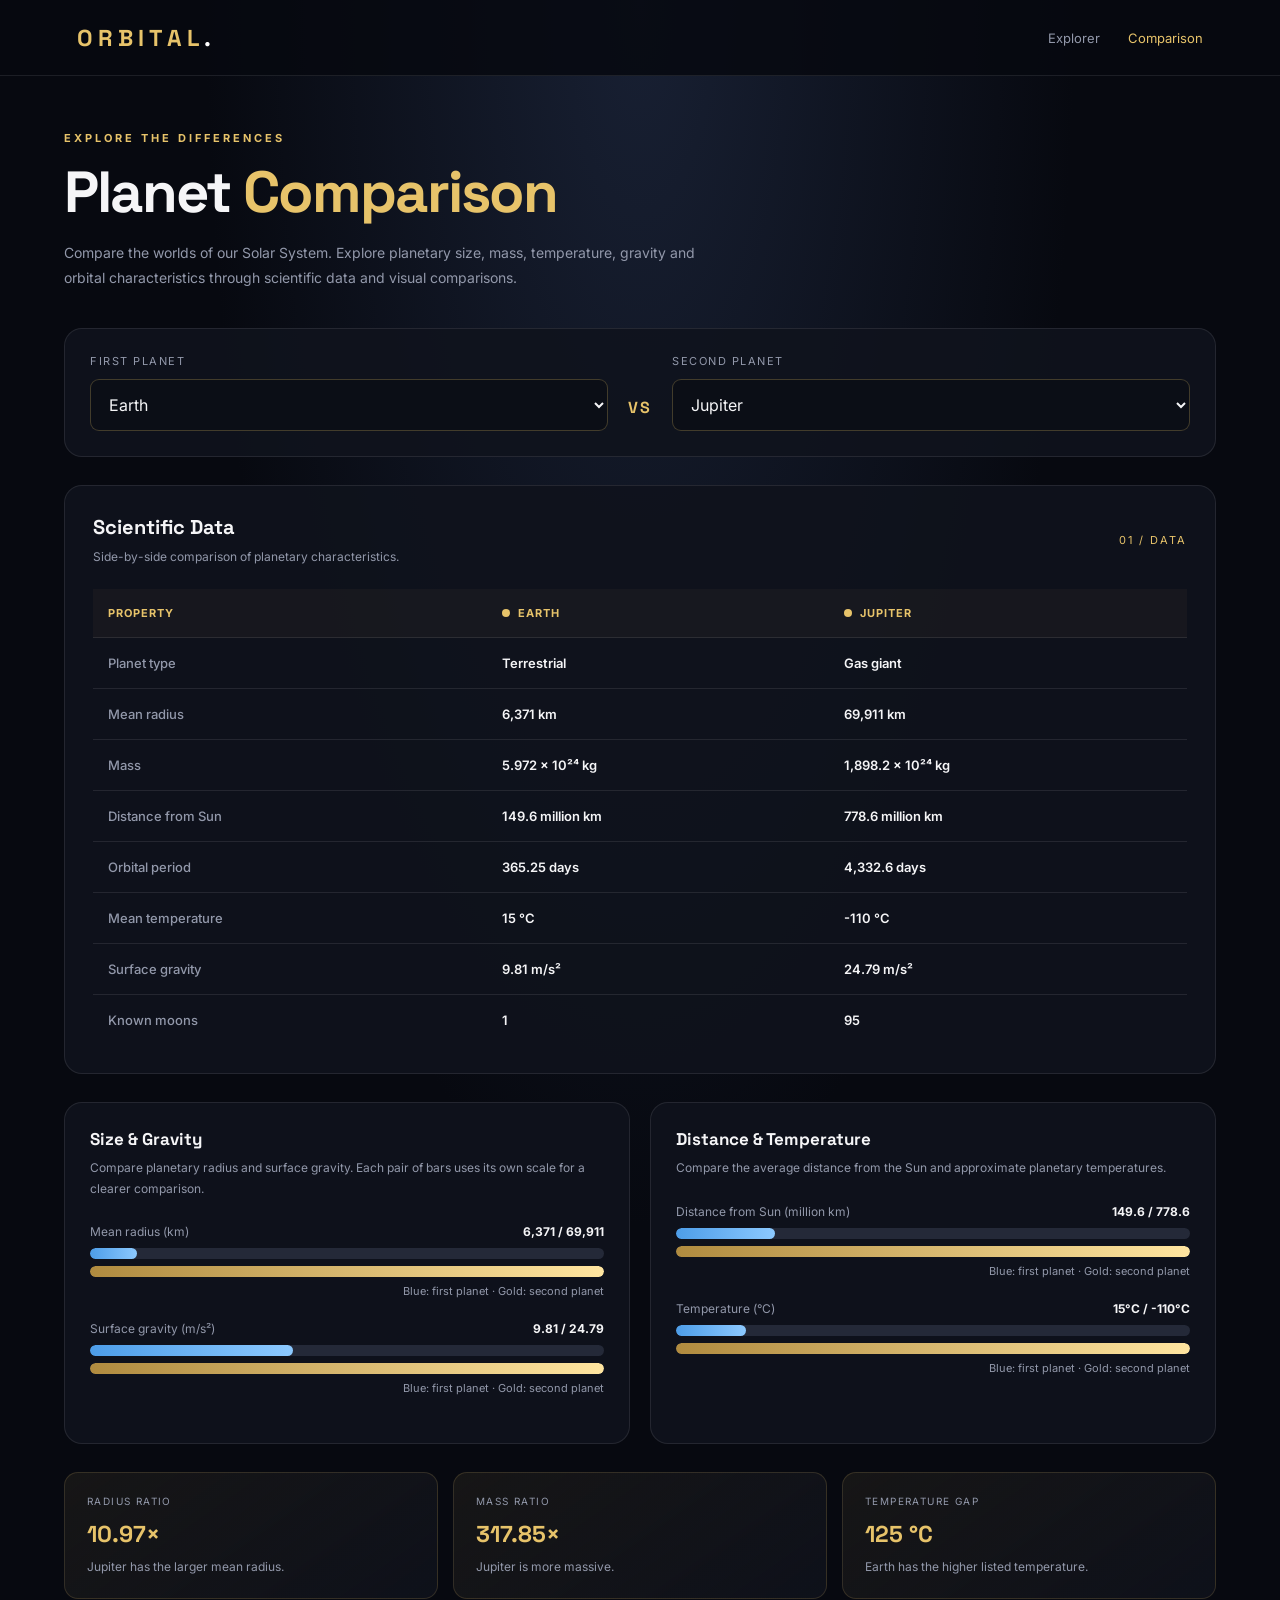
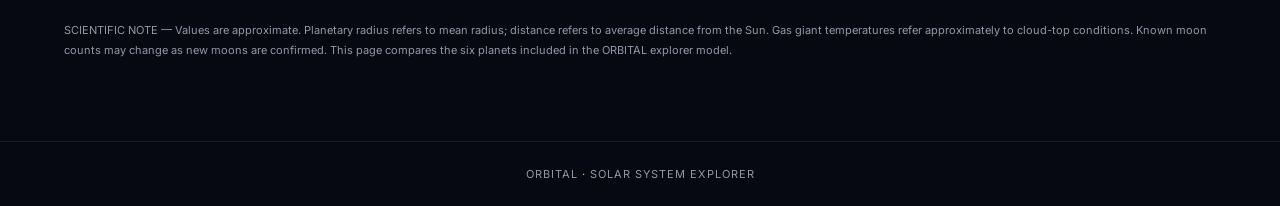
<file: compare.html>
<!DOCTYPE html>
<html lang="en">
<head>
  <meta charset="UTF-8">
  <meta name="viewport" content="width=device-width, initial-scale=1.0">
  <title>ORBITAL | Planet Comparison</title>

  <link rel="preconnect" href="https://fonts.googleapis.com">
  <link href="https://fonts.googleapis.com/css2?family=Inter:wght@400;500;600;700&family=Space+Grotesk:wght@400;500;600;700&display=swap" rel="stylesheet">

  <style>
    :root {
      --bg: #070910;
      --panel: #10131d;
      --panel-light: #151a27;
      --gold: #e7c36a;
      --gold-light: #ffe5a0;
      --text: #f5f5f7;
      --muted: #9298aa;
      --border: rgba(255,255,255,0.09);
      --blue: #73b7ff;
    }

    * {
      box-sizing: border-box;
      margin: 0;
      padding: 0;
    }

    body {
      min-height: 100vh;
      background:
        radial-gradient(ellipse at 50% 0%, #182033 0%, transparent 48%),
        var(--bg);
      color: var(--text);
      font-family: 'Inter', sans-serif;
    }

    a {
      color: inherit;
      text-decoration: none;
    }

    button, select {
      font: inherit;
    }

    .navbar {
      height: 76px;
      padding: 0 6%;
      display: flex;
      justify-content: space-between;
      align-items: center;
      border-bottom: 1px solid var(--border);
      background: rgba(7,9,16,0.85);
    }

    .logo {
      font-family: 'Space Grotesk', sans-serif;
      font-size: 23px;
      font-weight: 700;
      letter-spacing: 5px;
      color: var(--gold);
    }

    .logo span {
      color: white;
    }

    .nav-links {
      display: flex;
      align-items: center;
      gap: 28px;
      font-size: 13px;
      color: var(--muted);
    }

    .nav-links a:hover,
    .nav-links .active {
      color: var(--gold);
    }

    main {
      width: min(1180px, 90%);
      margin: 0 auto;
      padding: 55px 0 80px;
    }

    .eyebrow {
      color: var(--gold);
      font-size: 11px;
      font-weight: 700;
      letter-spacing: 3px;
      text-transform: uppercase;
      margin-bottom: 16px;
    }

    h1, h2, h3 {
      font-family: 'Space Grotesk', sans-serif;
    }

    h1 {
      font-size: clamp(36px, 5vw, 58px);
      line-height: 1.1;
      letter-spacing: -2px;
      margin-bottom: 15px;
    }

    h1 span {
      color: var(--gold);
    }

    .intro {
      color: var(--muted);
      line-height: 1.8;
      max-width: 650px;
      font-size: 14px;
    }

    .selectors {
      display: grid;
      grid-template-columns: 1fr auto 1fr;
      align-items: end;
      gap: 20px;
      margin: 38px 0 28px;
      padding: 25px;
      background: rgba(16,19,29,0.9);
      border: 1px solid var(--border);
      border-radius: 18px;
    }

    .select-group label {
      display: block;
      color: var(--muted);
      font-size: 11px;
      letter-spacing: 1.5px;
      text-transform: uppercase;
      margin-bottom: 11px;
    }

    select {
      width: 100%;
      padding: 14px;
      border: 1px solid rgba(231,195,106,0.25);
      border-radius: 9px;
      background: #0b0e16;
      color: var(--text);
      outline: none;
      cursor: pointer;
    }

    select:focus {
      border-color: var(--gold);
    }

    .versus {
      padding-bottom: 13px;
      color: var(--gold);
      font-family: 'Space Grotesk', sans-serif;
      font-weight: 700;
      letter-spacing: 2px;
    }

    .section {
      margin-top: 28px;
      padding: 28px;
      background: rgba(16,19,29,0.92);
      border: 1px solid var(--border);
      border-radius: 18px;
    }

    .section-heading {
      display: flex;
      align-items: center;
      justify-content: space-between;
      gap: 16px;
      margin-bottom: 23px;
    }

    .section-heading h2 {
      font-size: 20px;
    }

    .section-heading p {
      margin-top: 7px;
      color: var(--muted);
      font-size: 12px;
      line-height: 1.6;
    }

    .section-number {
      color: var(--gold);
      font-size: 11px;
      letter-spacing: 2px;
    }

    .table-wrap {
      overflow-x: auto;
    }

    table {
      width: 100%;
      min-width: 570px;
      border-collapse: collapse;
    }

    th, td {
      padding: 17px 15px;
      text-align: left;
      border-bottom: 1px solid var(--border);
      font-size: 13px;
    }

    thead th {
      color: var(--gold);
      font-size: 11px;
      letter-spacing: 1px;
      text-transform: uppercase;
      background: rgba(231,195,106,0.035);
    }

    tbody th {
      width: 36%;
      color: var(--muted);
      font-weight: 500;
    }

    tbody td {
      font-weight: 600;
    }

    tbody tr:last-child th,
    tbody tr:last-child td {
      border-bottom: none;
    }

    .planet-dot {
      display: inline-block;
      width: 8px;
      height: 8px;
      border-radius: 50%;
      margin-right: 8px;
      background: var(--gold);
    }

    .charts-grid {
      display: grid;
      grid-template-columns: 1fr 1fr;
      gap: 20px;
      margin-top: 28px;
    }

    .chart-card {
      min-width: 0;
      padding: 25px;
      background: rgba(16,19,29,0.92);
      border: 1px solid var(--border);
      border-radius: 18px;
    }

    .chart-card h3 {
      font-size: 17px;
      margin-bottom: 8px;
    }

    .chart-description {
      color: var(--muted);
      font-size: 12px;
      line-height: 1.7;
      margin-bottom: 25px;
    }

    .bar-group {
      margin-bottom: 23px;
    }

    .bar-labels {
      display: flex;
      justify-content: space-between;
      align-items: center;
      gap: 10px;
      margin-bottom: 9px;
      font-size: 12px;
    }

    .bar-labels span:first-child {
      color: var(--muted);
    }

    .bar-labels strong {
      text-align: right;
      overflow-wrap: anywhere;
    }

    .bar-track {
      width: 100%;
      height: 11px;
      overflow: hidden;
      border-radius: 20px;
      background: #242938;
      margin-bottom: 7px;
    }

    .bar {
      height: 100%;
      width: 0;
      border-radius: inherit;
      transition: width 0.5s ease;
    }

    .bar.first {
      background: linear-gradient(90deg, #4d9de8, #8cc9ff);
    }

    .bar.second {
      background: linear-gradient(90deg, #b08b3f, #ffe5a0);
    }

    .bar-value {
      font-size: 11px;
      color: var(--muted);
      text-align: right;
    }

    .insights {
      display: grid;
      grid-template-columns: repeat(3, 1fr);
      gap: 15px;
      margin-top: 28px;
    }

    .insight {
      padding: 22px;
      border-radius: 14px;
      border: 1px solid rgba(231,195,106,0.16);
      background: linear-gradient(145deg, rgba(231,195,106,0.07), rgba(16,19,29,0.8));
    }

    .insight-label {
      color: var(--muted);
      font-size: 10px;
      letter-spacing: 1.4px;
      text-transform: uppercase;
      margin-bottom: 12px;
    }

    .insight-value {
      color: var(--gold);
      font-family: 'Space Grotesk', sans-serif;
      font-size: 23px;
      font-weight: 700;
      overflow-wrap: anywhere;
    }

    .insight-text {
      margin-top: 8px;
      color: var(--muted);
      font-size: 12px;
      line-height: 1.6;
    }

    .note {
      color: var(--muted);
      font-size: 11px;
      line-height: 1.8;
      margin-top: 22px;
    }

    footer {
      border-top: 1px solid var(--border);
      text-align: center;
      padding: 25px;
      color: var(--muted);
      font-size: 11px;
      letter-spacing: 1px;
    }

    footer span {
      color: var(--gold);
    }

    @media (max-width: 760px) {
      .navbar {
        height: auto;
        min-height: 70px;
        padding: 18px 5%;
        gap: 15px;
        flex-wrap: wrap;
      }

      .nav-links {
        gap: 17px;
        font-size: 12px;
      }

      main {
        width: 92%;
        padding-top: 38px;
      }

      .selectors {
        grid-template-columns: 1fr;
        gap: 15px;
        padding: 18px;
      }

      .versus {
        text-align: center;
        padding: 0;
      }

      .section {
        padding: 19px;
      }

      .charts-grid,
      .insights {
        grid-template-columns: 1fr;
      }

      .chart-card {
        padding: 20px;
      }
    }
  </style>
</head>

<body>
  <header class="navbar">
    <a href="index.html" class="logo">ORBITAL<span>.</span></a>

    <nav class="nav-links">
      <a href="index.html">Explorer</a>
      <a href="compare.html" class="active">Comparison</a>
    </nav>
  </header>

  <main>
    <section>
      <p class="eyebrow">Explore the differences</p>
      <h1>Planet <span>Comparison</span></h1>
      <p class="intro">
        Compare the worlds of our Solar System. Explore planetary size,
        mass, temperature, gravity and orbital characteristics through
        scientific data and visual comparisons.
      </p>
    </section>

    <section class="selectors">
      <div class="select-group">
        <label for="planetA">First planet</label>
        <select id="planetA">
          <option value="Mercury">Mercury</option>
          <option value="Venus">Venus</option>
          <option value="Earth" selected>Earth</option>
          <option value="Mars">Mars</option>
          <option value="Jupiter">Jupiter</option>
          <option value="Saturn">Saturn</option>
        </select>
      </div>

      <div class="versus">VS</div>

      <div class="select-group">
        <label for="planetB">Second planet</label>
        <select id="planetB">
          <option value="Mercury">Mercury</option>
          <option value="Venus">Venus</option>
          <option value="Earth">Earth</option>
          <option value="Mars">Mars</option>
          <option value="Jupiter" selected>Jupiter</option>
          <option value="Saturn">Saturn</option>
        </select>
      </div>
    </section>

    <section class="section">
      <div class="section-heading">
        <div>
          <h2>Scientific Data</h2>
          <p>Side-by-side comparison of planetary characteristics.</p>
        </div>
        <span class="section-number">01 / DATA</span>
      </div>

      <div class="table-wrap">
        <table>
          <thead>
            <tr>
              <th>Property</th>
              <th id="tableNameA">Earth</th>
              <th id="tableNameB">Jupiter</th>
            </tr>
          </thead>
          <tbody id="comparisonTable"></tbody>
        </table>
      </div>
    </section>

    <section class="charts-grid">
      <article class="chart-card">
        <h3>Size & Gravity</h3>
        <p class="chart-description">
          Compare planetary radius and surface gravity. Each pair of bars
          uses its own scale for a clearer comparison.
        </p>
        <div id="sizeChart"></div>
      </article>

      <article class="chart-card">
        <h3>Distance & Temperature</h3>
        <p class="chart-description">
          Compare the average distance from the Sun and approximate
          planetary temperatures.
        </p>
        <div id="distanceChart"></div>
      </article>
    </section>

    <section class="insights">
      <article class="insight">
        <p class="insight-label">Radius ratio</p>
        <div class="insight-value" id="radiusInsight">—</div>
        <p class="insight-text" id="radiusText">Comparing planetary sizes.</p>
      </article>

      <article class="insight">
        <p class="insight-label">Mass ratio</p>
        <div class="insight-value" id="massInsight">—</div>
        <p class="insight-text" id="massText">Comparing planetary masses.</p>
      </article>

      <article class="insight">
        <p class="insight-label">Temperature gap</p>
        <div class="insight-value" id="tempInsight">—</div>
        <p class="insight-text" id="tempText">Comparing temperatures.</p>
      </article>
    </section>

    <p class="note">
      SCIENTIFIC NOTE — Values are approximate. Planetary radius refers to
      mean radius; distance refers to average distance from the Sun.
      Gas giant temperatures refer approximately to cloud-top conditions.
      Known moon counts may change as new moons are confirmed. This page
      compares the six planets included in the ORBITAL explorer model.
    </p>
  </main>

  <footer>
    ORBITAL <span>·</span> SOLAR SYSTEM EXPLORER
  </footer>

  <script>
    const planets = {
      Mercury: {
        type: "Terrestrial",
        radius: 2439.7,
        mass: 0.3301,
        distance: 57.9,
        period: 88,
        temperature: 167,
        gravity: 3.7,
        moons: 0
      },
      Venus: {
        type: "Terrestrial",
        radius: 6051.8,
        mass: 4.8675,
        distance: 108.2,
        period: 224.7,
        temperature: 464,
        gravity: 8.87,
        moons: 0
      },
      Earth: {
        type: "Terrestrial",
        radius: 6371,
        mass: 5.972,
        distance: 149.6,
        period: 365.25,
        temperature: 15,
        gravity: 9.81,
        moons: 1
      },
      Mars: {
        type: "Terrestrial",
        radius: 3389.5,
        mass: 0.6417,
        distance: 227.9,
        period: 687,
        temperature: -65,
        gravity: 3.71,
        moons: 2
      },
      Jupiter: {
        type: "Gas giant",
        radius: 69911,
        mass: 1898.2,
        distance: 778.6,
        period: 4332.6,
        temperature: -110,
        gravity: 24.79,
        moons: 95
      },
      Saturn: {
        type: "Gas giant",
        radius: 58232,
        mass: 568.34,
        distance: 1433.5,
        period: 10759,
        temperature: -140,
        gravity: 10.44,
        moons: 274
      }
    };

    const $ = id => document.getElementById(id);

    function formatNumber(number, digits = 2) {
      return number.toLocaleString("en-US", {
        maximumFractionDigits: digits
      });
    }

    function createBarGroup(label, valueA, valueB, suffix, digits = 2) {
      const maxValue = Math.max(Math.abs(valueA), Math.abs(valueB), 1);
      const widthA = Math.max(1, Math.abs(valueA) / maxValue * 100);
      const widthB = Math.max(1, Math.abs(valueB) / maxValue * 100);

      return `
        <div class="bar-group">
          <div class="bar-labels">
            <span>${label}</span>
            <strong>${formatNumber(valueA, digits)}${suffix} / ${formatNumber(valueB, digits)}${suffix}</strong>
          </div>
          <div class="bar-track">
            <div class="bar first" style="width:${widthA}%"></div>
          </div>
          <div class="bar-track">
            <div class="bar second" style="width:${widthB}%"></div>
          </div>
          <div class="bar-value">Blue: first planet · Gold: second planet</div>
        </div>
      `;
    }

    function updateComparison() {
      const nameA = $("planetA").value;
      const nameB = $("planetB").value;
      const a = planets[nameA];
      const b = planets[nameB];

      $("tableNameA").innerHTML =
        `<span class="planet-dot"></span>${nameA}`;
      $("tableNameB").innerHTML =
        `<span class="planet-dot"></span>${nameB}`;

      const rows = [
        ["Planet type", a.type, b.type],
        ["Mean radius", `${formatNumber(a.radius)} km`, `${formatNumber(b.radius)} km`],
        ["Mass", `${formatNumber(a.mass, 4)} × 10²⁴ kg`, `${formatNumber(b.mass, 4)} × 10²⁴ kg`],
        ["Distance from Sun", `${formatNumber(a.distance, 1)} million km`, `${formatNumber(b.distance, 1)} million km`],
        ["Orbital period", `${formatNumber(a.period, 2)} days`, `${formatNumber(b.period, 2)} days`],
        ["Mean temperature", `${a.temperature} °C`, `${b.temperature} °C`],
        ["Surface gravity", `${formatNumber(a.gravity, 2)} m/s²`, `${formatNumber(b.gravity, 2)} m/s²`],
        ["Known moons", a.moons, b.moons]
      ];

      $("comparisonTable").innerHTML = rows.map(row => `
        <tr>
          <th>${row[0]}</th>
          <td>${row[1]}</td>
          <td>${row[2]}</td>
        </tr>
      `).join("");

      $("sizeChart").innerHTML =
        createBarGroup("Mean radius (km)", a.radius, b.radius, "", 1) +
        createBarGroup("Surface gravity (m/s²)", a.gravity, b.gravity, "", 2);

      $("distanceChart").innerHTML =
        createBarGroup("Distance from Sun (million km)", a.distance, b.distance, "", 1) +
        createBarGroup(
          "Temperature (°C)",
          a.temperature,
          b.temperature,
          "°C",
          0
        );

      const radiusRatio = Math.max(a.radius, b.radius) /
        Math.max(Math.min(a.radius, b.radius), 0.001);
      const massRatio = Math.max(a.mass, b.mass) /
        Math.max(Math.min(a.mass, b.mass), 0.001);
      const tempGap = Math.abs(a.temperature - b.temperature);

      $("radiusInsight").textContent =
        `${formatNumber(radiusRatio, 2)}×`;
      $("radiusText").textContent = a.radius === b.radius
        ? "Both planets have the same mean radius."
        : `${a.radius > b.radius ? nameA : nameB} has the larger mean radius.`;

      $("massInsight").textContent =
        `${formatNumber(massRatio, 2)}×`;
      $("massText").textContent = a.mass === b.mass
        ? "Both planets have the same mass."
        : `${a.mass > b.mass ? nameA : nameB} is more massive.`;

      $("tempInsight").textContent = `${tempGap} °C`;
      $("tempText").textContent = tempGap === 0
        ? "Both planets have the same listed temperature."
        : `${a.temperature > b.temperature ? nameA : nameB} has the higher listed temperature.`;
    }

    $("planetA").addEventListener("change", updateComparison);
    $("planetB").addEventListener("change", updateComparison);

    updateComparison();
  </script>
</body>
</html>
</file>
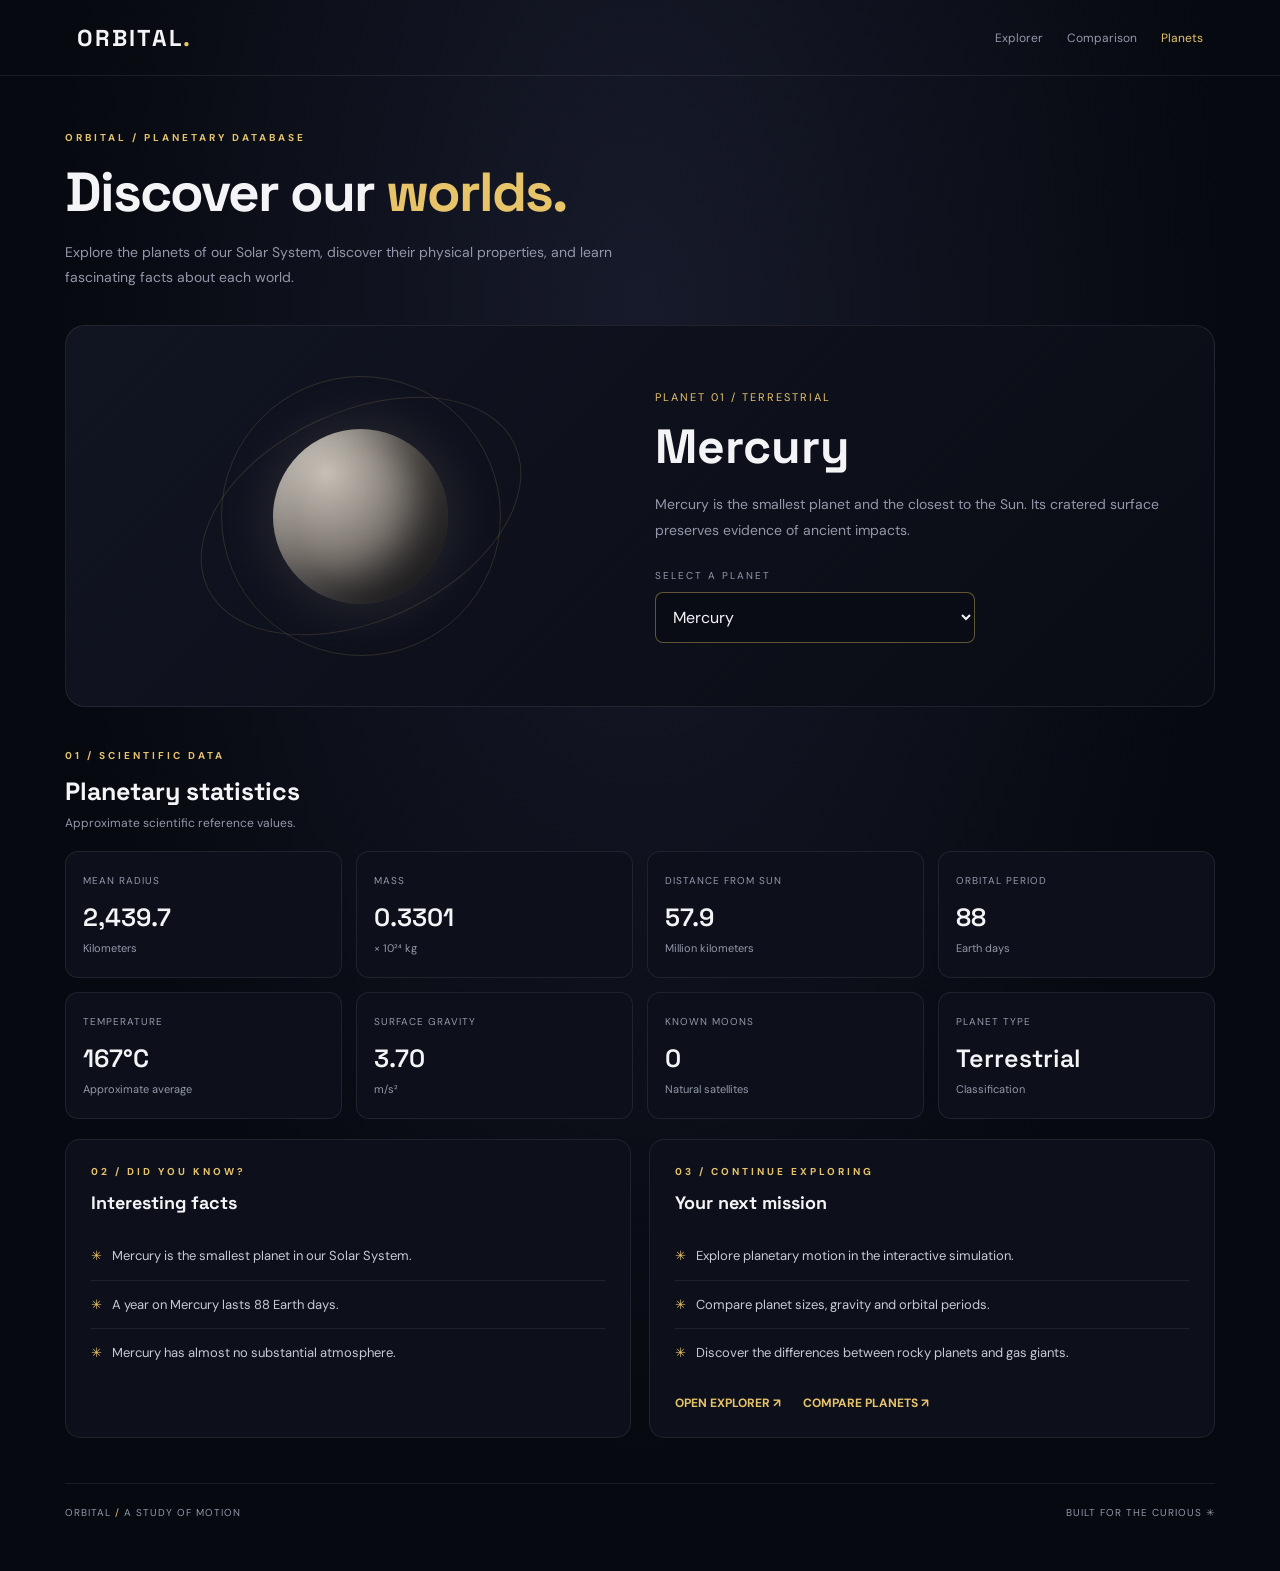
<file: planet.html>
<!DOCTYPE html>
<html lang="en">
<head>
    <meta charset="UTF-8">
    <meta name="viewport" content="width=device-width, initial-scale=1.0">
    <title>ORBITAL | Planet Explorer</title>

    <link rel="preconnect" href="https://fonts.googleapis.com">
    <link rel="preconnect" href="https://fonts.gstatic.com" crossorigin>
    <link href="https://fonts.googleapis.com/css2?family=DM+Sans:wght@400;500;600;700&family=Space+Grotesk:wght@400;500;600;700&display=swap" rel="stylesheet">

    <style>
        :root {
            --bg: #070910;
            --panel: #0d101a;
            --gold: #e7c36a;
            --text: #f4f4f7;
            --muted: #9298aa;
            --border: rgba(255,255,255,.08);
        }

        * {
            box-sizing: border-box;
            margin: 0;
            padding: 0;
        }

        body {
            min-height: 100vh;
            background: radial-gradient(ellipse at 50% 20%, #171a2a, var(--bg) 65%);
            color: var(--text);
            font-family: 'DM Sans', sans-serif;
        }

        a {
            color: inherit;
            text-decoration: none;
        }

        .navbar {
            min-height: 76px;
            padding: 20px 6%;
            display: flex;
            align-items: center;
            justify-content: space-between;
            gap: 25px;
            border-bottom: 1px solid var(--border);
        }

        .logo {
            font: 700 23px 'Space Grotesk', sans-serif;
            letter-spacing: 2px;
        }

        .logo span,
        .gold {
            color: var(--gold);
        }

        .nav-links {
            display: flex;
            flex-wrap: wrap;
            gap: 24px;
        }

        .nav-links a {
            color: var(--muted);
            font-size: 12px;
            transition: color .2s;
        }

        .nav-links a:hover,
        .nav-links .active {
            color: var(--gold);
        }

        .page {
            width: min(1150px, 90%);
            margin: auto;
            padding: 55px 0 30px;
        }

        .eyebrow {
            color: var(--gold);
            font-size: 10px;
            font-weight: 700;
            letter-spacing: 3px;
            margin-bottom: 13px;
        }

        h1, h2, h3 {
            font-family: 'Space Grotesk', sans-serif;
        }

        h1 {
            font-size: clamp(35px, 5vw, 55px);
            letter-spacing: -2px;
            margin-bottom: 13px;
        }

        .subtitle {
            max-width: 620px;
            color: var(--muted);
            font-size: 14px;
            line-height: 1.8;
        }

        .hero {
            display: grid;
            grid-template-columns: 1fr 1fr;
            align-items: center;
            gap: 30px;
            margin: 35px 0;
            padding: 30px;
            background: linear-gradient(135deg, #111522, #0a0c14);
            border: 1px solid var(--border);
            border-radius: 20px;
        }

        .planet-stage {
            min-height: 320px;
            display: flex;
            align-items: center;
            justify-content: center;
            position: relative;
            overflow: hidden;
        }

        .orbit {
            position: absolute;
            width: 280px;
            height: 280px;
            border: 1px solid rgba(231,195,106,.15);
            border-radius: 50%;
        }

        .orbit-two {
            width: 340px;
            height: 210px;
            transform: rotate(-25deg);
        }

        .planet {
            width: 175px;
            height: 175px;
            border-radius: 50%;
            position: relative;
            z-index: 2;
            background: var(--planet-color);
            box-shadow:
                inset -30px -20px 40px rgba(0,0,0,.55),
                inset 10px 5px 20px rgba(255,255,255,.18),
                0 0 55px var(--planet-glow);
            transition: background .3s, box-shadow .3s;
        }

        .planet-ring {
            display: none;
            position: absolute;
            z-index: 3;
            width: 275px;
            height: 80px;
            border: 12px solid rgba(207,184,139,.7);
            border-left-color: rgba(207,184,139,.3);
            border-right-color: rgba(207,184,139,.3);
            border-radius: 50%;
            transform: rotate(-22deg);
        }

        .planet-ring.visible {
            display: block;
        }

        .planet-number {
            color: var(--gold);
            font-size: 11px;
            letter-spacing: 2px;
            margin-bottom: 12px;
        }

        .planet-info h2 {
            font-size: clamp(35px, 4vw, 48px);
            margin-bottom: 14px;
        }

        .planet-info p {
            color: var(--muted);
            font-size: 14px;
            line-height: 1.9;
        }

        .selector {
            margin-top: 25px;
        }

        .selector label {
            display: block;
            color: var(--muted);
            font-size: 10px;
            letter-spacing: 2px;
            margin-bottom: 10px;
        }

        select {
            width: 100%;
            max-width: 320px;
            padding: 13px;
            background: #090c14;
            color: var(--text);
            border: 1px solid rgba(231,195,106,.4);
            border-radius: 8px;
            font: inherit;
            outline: none;
        }

        .section-heading {
            margin: 42px 0 20px;
        }

        .section-heading h2 {
            font-size: 25px;
            margin-top: 7px;
        }

        .section-heading p {
            color: var(--muted);
            font-size: 12px;
            margin-top: 8px;
        }

        .stats-grid {
            display: grid;
            grid-template-columns: repeat(4, 1fr);
            gap: 14px;
        }

        .stat-card {
            padding: 22px 17px;
            background: var(--panel);
            border: 1px solid var(--border);
            border-radius: 13px;
            transition: transform .2s, border-color .2s;
        }

        .stat-card:hover {
            transform: translateY(-3px);
            border-color: rgba(231,195,106,.4);
        }

        .stat-label {
            color: var(--muted);
            font-size: 10px;
            letter-spacing: 1px;
            margin-bottom: 14px;
        }

        .stat-value {
            font: 600 clamp(18px, 2vw, 25px) 'Space Grotesk', sans-serif;
            overflow-wrap: anywhere;
        }

        .stat-unit {
            color: var(--muted);
            font-size: 11px;
            margin-top: 8px;
        }

        .lower-grid {
            display: grid;
            grid-template-columns: 1fr 1fr;
            gap: 18px;
            margin-top: 20px;
        }

        .info-card {
            padding: 25px;
            background: var(--panel);
            border: 1px solid var(--border);
            border-radius: 15px;
        }

        .info-card h3 {
            font-size: 18px;
            margin-bottom: 18px;
        }

        .fact-list {
            list-style: none;
        }

        .fact-list li {
            color: #c6cad5;
            font-size: 13px;
            line-height: 1.8;
            padding: 12px 0;
            border-bottom: 1px solid var(--border);
        }

        .fact-list li:last-child {
            border-bottom: 0;
        }

        .fact-list li::before {
            content: "✳";
            color: var(--gold);
            margin-right: 10px;
        }

        .page-link {
            display: inline-block;
            margin-top: 18px;
            margin-right: 18px;
            color: var(--gold);
            font-size: 12px;
            font-weight: 700;
        }

        .page-link:hover {
            color: white;
        }

        .footer {
            margin-top: 45px;
            padding: 22px 0;
            border-top: 1px solid var(--border);
            display: flex;
            justify-content: space-between;
            gap: 15px;
            color: var(--muted);
            font-size: 10px;
            letter-spacing: 1px;
        }

        @media (max-width: 800px) {
            .hero {
                grid-template-columns: 1fr;
            }

            .stats-grid {
                grid-template-columns: repeat(2, 1fr);
            }

            .lower-grid {
                grid-template-columns: 1fr;
            }
        }

        @media (max-width: 480px) {
            .navbar {
                align-items: flex-start;
                flex-direction: column;
            }

            .page {
                padding-top: 35px;
            }

            .hero {
                padding: 18px;
            }

            .planet {
                width: 140px;
                height: 140px;
            }

            .orbit {
                width: 235px;
                height: 235px;
            }

            .orbit-two {
                width: 280px;
                height: 180px;
            }

            .planet-ring {
                width: 220px;
                height: 65px;
            }

            .stats-grid {
                gap: 9px;
            }

            .stat-card {
                padding: 16px 12px;
            }

            .footer {
                flex-direction: column;
            }
        }
    </style>
</head>

<body>

<header class="navbar">
    <a href="index.html" class="logo">ORBITAL<span>.</span></a>

    <nav class="nav-links">
        <a href="index.html">Explorer</a>
        <a href="compare.html">Comparison</a>
        <a href="planet.html" class="active">Planets</a>
    </nav>
</header>

<main class="page">

    <section>
        <div class="eyebrow">ORBITAL / PLANETARY DATABASE</div>
        <h1>Discover our <span class="gold">worlds.</span></h1>
        <p class="subtitle">
            Explore the planets of our Solar System, discover their physical
            properties, and learn fascinating facts about each world.
        </p>
    </section>

    <section class="hero">

        <div class="planet-stage">
            <div class="orbit"></div>
            <div class="orbit orbit-two"></div>
            <div class="planet-ring" id="planetRing"></div>
            <div class="planet" id="planetVisual"></div>
        </div>

        <div class="planet-info">
            <div class="planet-number" id="planetNumber"></div>
            <h2 id="planetName">Earth</h2>
            <p id="planetDescription"></p>

            <div class="selector">
                <label for="planetSelect">SELECT A PLANET</label>
                <select id="planetSelect">
                    <option value="Mercury">Mercury</option>
                    <option value="Venus">Venus</option>
                    <option value="Earth">Earth</option>
                    <option value="Mars">Mars</option>
                    <option value="Jupiter">Jupiter</option>
                    <option value="Saturn">Saturn</option>
                </select>
            </div>
        </div>

    </section>

    <section>
        <div class="section-heading">
            <div class="eyebrow">01 / SCIENTIFIC DATA</div>
            <h2>Planetary statistics</h2>
            <p>Approximate scientific reference values.</p>
        </div>

        <div class="stats-grid">
            <article class="stat-card">
                <div class="stat-label">MEAN RADIUS</div>
                <div class="stat-value" id="radius"></div>
                <div class="stat-unit">Kilometers</div>
            </article>

            <article class="stat-card">
                <div class="stat-label">MASS</div>
                <div class="stat-value" id="mass"></div>
                <div class="stat-unit">× 10²⁴ kg</div>
            </article>

            <article class="stat-card">
                <div class="stat-label">DISTANCE FROM SUN</div>
                <div class="stat-value" id="distance"></div>
                <div class="stat-unit">Million kilometers</div>
            </article>

            <article class="stat-card">
                <div class="stat-label">ORBITAL PERIOD</div>
                <div class="stat-value" id="period"></div>
                <div class="stat-unit">Earth days</div>
            </article>

            <article class="stat-card">
                <div class="stat-label">TEMPERATURE</div>
                <div class="stat-value" id="temperature"></div>
                <div class="stat-unit">Approximate average</div>
            </article>

            <article class="stat-card">
                <div class="stat-label">SURFACE GRAVITY</div>
                <div class="stat-value" id="gravity"></div>
                <div class="stat-unit">m/s²</div>
            </article>

            <article class="stat-card">
                <div class="stat-label">KNOWN MOONS</div>
                <div class="stat-value" id="moons"></div>
                <div class="stat-unit">Natural satellites</div>
            </article>

            <article class="stat-card">
                <div class="stat-label">PLANET TYPE</div>
                <div class="stat-value" id="type"></div>
                <div class="stat-unit">Classification</div>
            </article>
        </div>
    </section>

    <section class="lower-grid">

        <article class="info-card">
            <div class="eyebrow">02 / DID YOU KNOW?</div>
            <h3>Interesting facts</h3>
            <ul class="fact-list" id="factList"></ul>
        </article>

        <article class="info-card">
            <div class="eyebrow">03 / CONTINUE EXPLORING</div>
            <h3>Your next mission</h3>
            <ul class="fact-list">
                <li>Explore planetary motion in the interactive simulation.</li>
                <li>Compare planet sizes, gravity and orbital periods.</li>
                <li>Discover the differences between rocky planets and gas giants.</li>
            </ul>

            <a href="index.html" class="page-link">OPEN EXPLORER ↗</a>
            <a href="compare.html" class="page-link">COMPARE PLANETS ↗</a>
        </article>

    </section>

    <footer class="footer">
        <span>ORBITAL <span class="gold">/</span> A STUDY OF MOTION</span>
        <span>BUILT FOR THE CURIOUS ✳</span>
    </footer>

</main>

<script>
const planets = {
    Mercury: {
        number: "PLANET 01 / TERRESTRIAL",
        radius: "2,439.7",
        mass: "0.3301",
        distance: "57.9",
        period: "88",
        temperature: "167°C",
        gravity: "3.70",
        moons: "0",
        type: "Terrestrial",
        color: "radial-gradient(circle at 30% 25%, #c7c0b6, #77716b 50%, #35343a 85%)",
        glow: "rgba(168,151,133,.2)",
        description: "Mercury is the smallest planet and the closest to the Sun. Its cratered surface preserves evidence of ancient impacts.",
        facts: [
            "Mercury is the smallest planet in our Solar System.",
            "A year on Mercury lasts 88 Earth days.",
            "Mercury has almost no substantial atmosphere."
        ]
    },

    Venus: {
        number: "PLANET 02 / TERRESTRIAL",
        radius: "6,051.8",
        mass: "4.8675",
        distance: "108.2",
        period: "224.7",
        temperature: "464°C",
        gravity: "8.87",
        moons: "0",
        type: "Terrestrial",
        color: "radial-gradient(circle at 30% 25%, #f5d69b, #bc8951 50%, #67442c 85%)",
        glow: "rgba(232,169,93,.2)",
        description: "Venus has a thick carbon dioxide atmosphere. Its powerful greenhouse effect makes it the hottest planet in the Solar System.",
        facts: [
            "Venus is the hottest planet in the Solar System.",
            "Its atmosphere traps enormous amounts of heat.",
            "Venus rotates in the opposite direction to most planets."
        ]
    },

    Earth: {
        number: "PLANET 03 / TERRESTRIAL",
        radius: "6,371",
        mass: "5.972",
        distance: "149.6",
        period: "365.25",
        temperature: "15°C",
        gravity: "9.81",
        moons: "1",
        type: "Terrestrial",
        color: "radial-gradient(circle at 30% 25%, #9de7f3, #2673bd 42%, #10234c 78%)",
        glow: "rgba(54,132,255,.28)",
        description: "Earth is our home planet and the only world currently known to support life. Liquid-water oceans and a protective atmosphere make it unique.",
        facts: [
            "Earth is the only planet currently known to host life.",
            "About 71% of Earth's surface is covered by water.",
            "Earth orbits the Sun in approximately 365.25 days."
        ]
    },

    Mars: {
        number: "PLANET 04 / TERRESTRIAL",
        radius: "3,389.5",
        mass: "0.6417",
        distance: "227.9",
        period: "687",
        temperature: "-65°C",
        gravity: "3.71",
        moons: "2",
        type: "Terrestrial",
        color: "radial-gradient(circle at 30% 25%, #f6b18a, #bd5639 48%, #692c28 85%)",
        glow: "rgba(221,92,53,.22)",
        description: "Mars is a cold desert world with a thin atmosphere. Its ancient terrain preserves evidence that liquid water once existed on its surface.",
        facts: [
            "Iron-rich dust gives Mars its reddish appearance.",
            "Mars has two small moons: Phobos and Deimos.",
            "Scientists study Mars for signs of ancient life."
        ]
    },

    Jupiter: {
        number: "PLANET 05 / GAS GIANT",
        radius: "69,911",
        mass: "1898.2",
        distance: "778.6",
        period: "4,332.6",
        temperature: "-110°C",
        gravity: "24.79",
        moons: "95",
        type: "Gas giant",
        color: "repeating-linear-gradient(0deg, #c99d75 0px, #e6c9a3 12px, #a96e50 24px, #eed6b5 36px, #9a6348 48px)",
        glow: "rgba(210,160,112,.2)",
        description: "Jupiter is the largest planet. Its atmosphere contains enormous cloud bands and the famous Great Red Spot, a gigantic storm.",
        facts: [
            "Jupiter is the largest planet in the Solar System.",
            "The Great Red Spot is an enormous atmospheric storm.",
            "Jupiter's four largest moons include Europa and Ganymede."
        ]
    },

    Saturn: {
        number: "PLANET 06 / GAS GIANT",
        radius: "58,232",
        mass: "568.34",
        distance: "1,433.5",
        period: "10,759",
        temperature: "-140°C",
        gravity: "10.44",
        moons: "274",
        type: "Gas giant",
        color: "repeating-linear-gradient(0deg, #f0d9a2 0px, #c9ad79 10px, #e8c995 20px, #a98b5f 31px, #eed8a7 43px)",
        glow: "rgba(226,192,128,.2)",
        description: "Saturn is a gas giant famous for its spectacular ring system, made mostly of countless pieces of ice and rocky material.",
        facts: [
            "Saturn is famous for its extensive ring system.",
            "Saturn is less dense than water on average.",
            "Its rings contain particles of many different sizes."
        ]
    }
};

const select = document.getElementById("planetSelect");

function showPlanet(name) {
    const p = planets[name];
    if (!p) return;

    document.getElementById("planetNumber").textContent = p.number;
    document.getElementById("planetName").textContent = name;
    document.getElementById("planetDescription").textContent = p.description;

    document.getElementById("radius").textContent = p.radius;
    document.getElementById("mass").textContent = p.mass;
    document.getElementById("distance").textContent = p.distance;
    document.getElementById("period").textContent = p.period;
    document.getElementById("temperature").textContent = p.temperature;
    document.getElementById("gravity").textContent = p.gravity;
    document.getElementById("moons").textContent = p.moons;
    document.getElementById("type").textContent = p.type;

    const visual = document.getElementById("planetVisual");
    visual.style.setProperty("--planet-color", p.color);
    visual.style.setProperty("--planet-glow", p.glow);

    document.getElementById("planetRing").classList.toggle(
        "visible",
        name === "Saturn"
    );

    const factList = document.getElementById("factList");
    factList.replaceChildren();

    p.facts.forEach(fact => {
        const li = document.createElement("li");
        li.textContent = fact;
        factList.appendChild(li);
    });

    document.title = "ORBITAL | " + name;

    const url = new URL(window.location.href);
    url.searchParams.set("planet", name);
    history.replaceState(null, "", url);
}

select.addEventListener("change", () => showPlanet(select.value));

const params = new URLSearchParams(window.location.search);
const requestedPlanet = params.get("planet");

if (requestedPlanet && planets[requestedPlanet]) {
    select.value = requestedPlanet;
}

showPlanet(select.value);
</script>

</body>
</html>
</file>
